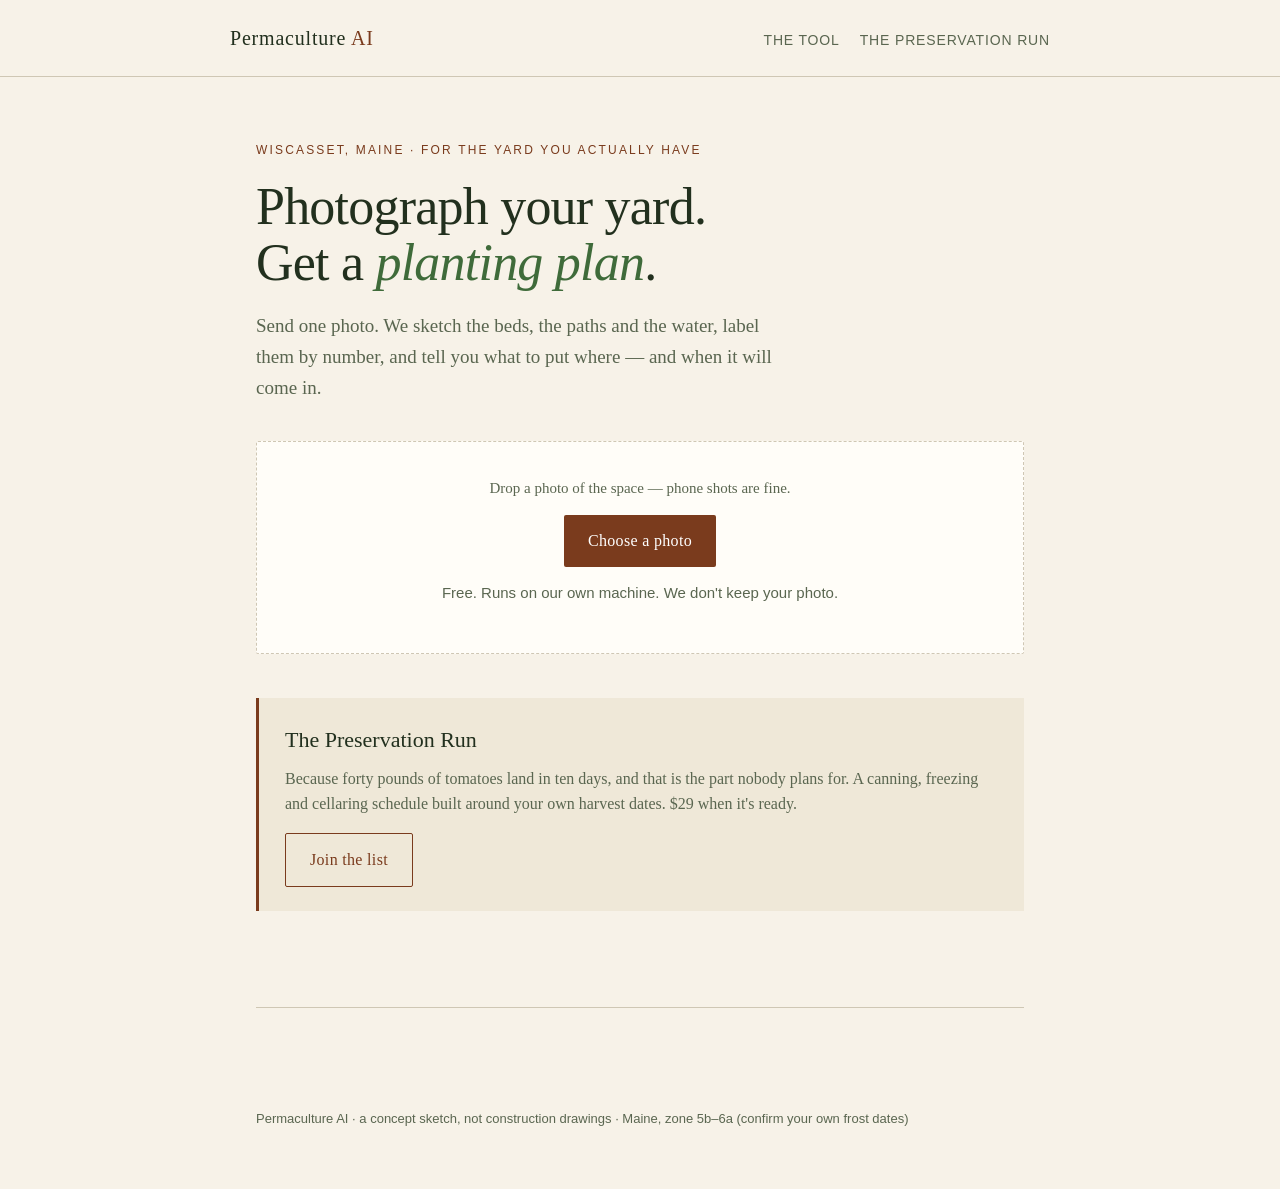
<file: sketches/001-almanac-editorial/index.html>
<!doctype html>
<html lang="en">
<head>
<meta charset="utf-8">
<meta name="viewport" content="width=device-width, initial-scale=1">
<title>Permaculture AI — Photograph your yard. Get a plan.</title>
<style>
  :root{
    --paper:#f7f2e8; --ink:#22301e; --ink-soft:#5a6650; --rule:#cfc7b4;
    --terra:#7a3b1d; --leaf:#3f6b3a; --paper-card:#fffdf8;
  }
  *{box-sizing:border-box;margin:0;padding:0}
  body{font-family:"Iowan Old Style",Palatino,"Palatino Linotype",Georgia,serif;
       background:var(--paper);color:var(--ink);line-height:1.62;
       -webkit-font-smoothing:antialiased}
  .wrap{max-width:820px;margin:0 auto;padding:0 26px}
  header{border-bottom:1px solid var(--rule)}
  .bar{display:flex;align-items:baseline;justify-content:space-between;padding:22px 0}
  .brand{font-size:20px;letter-spacing:.04em}
  .brand span{color:var(--terra)}
  nav a{color:var(--ink-soft);text-decoration:none;margin-left:20px;font-size:14px;
        letter-spacing:.06em;text-transform:uppercase;font-family:-apple-system,sans-serif}
  nav a:hover{color:var(--terra)}
  .hero{padding:64px 0 40px}
  .kicker{font-family:-apple-system,sans-serif;font-size:12px;letter-spacing:.18em;
          text-transform:uppercase;color:var(--terra);margin-bottom:18px}
  h1{font-size:52px;line-height:1.08;font-weight:400;letter-spacing:-.015em}
  h1 em{font-style:italic;color:var(--leaf)}
  .lede{margin-top:20px;font-size:19px;color:var(--ink-soft);max-width:56ch}
  .drop{margin:38px 0 10px;background:var(--paper-card);border:1px dashed var(--rule);
        border-radius:2px;padding:34px;text-align:center}
  .drop p{font-size:15px;color:var(--ink-soft);margin-bottom:14px}
  button{font:inherit;cursor:pointer}
  .btn{background:var(--terra);color:#fff;border:none;padding:13px 24px;border-radius:2px;
       font-size:16px;letter-spacing:.02em}
  .btn:hover{background:#5f2d14}
  .btn.ghost{background:transparent;color:var(--terra);border:1px solid var(--terra)}
  .note{font-family:-apple-system,sans-serif;font-size:12.5px;color:var(--ink-soft);margin-top:14px}
  hr{border:none;border-top:1px solid var(--rule);margin:56px 0}
  .hidden{display:none}
  .sample{border:1px solid var(--rule);background:var(--paper-card);padding:26px;border-radius:2px}
  .sample h3{font-weight:400;font-size:24px;margin-bottom:4px}
  .sample .sub{font-family:-apple-system,sans-serif;font-size:13px;color:var(--ink-soft);
               margin-bottom:20px}
  .overlay{height:210px;border:1px solid var(--rule);background:
    repeating-linear-gradient(135deg,#efe8d8,#efe8d8 12px,#e7dfcc 12px,#e7dfcc 24px);
    display:flex;align-items:center;justify-content:center;font-family:-apple-system,sans-serif;
    font-size:13px;color:var(--ink-soft);margin-bottom:22px}
  ol.steps{list-style:none;counter-reset:s}
  ol.steps li{counter-increment:s;padding:11px 0 11px 44px;position:relative;
              border-bottom:1px dotted var(--rule);font-size:16px}
  ol.steps li:before{content:"(" counter(s) ")";position:absolute;left:0;top:11px;
    font-family:-apple-system,sans-serif;font-size:12px;color:var(--terra);letter-spacing:.05em}
  .tag{display:inline-block;font-family:-apple-system,sans-serif;font-size:10.5px;
       letter-spacing:.12em;text-transform:uppercase;color:var(--leaf);border:1px solid var(--leaf);
       padding:1px 6px;border-radius:2px;margin-right:8px;vertical-align:1px}
  .window{margin-top:24px;border-top:2px solid var(--ink);padding-top:16px}
  .window h4{font-family:-apple-system,sans-serif;font-size:12px;letter-spacing:.14em;
             text-transform:uppercase;color:var(--ink-soft);margin-bottom:12px}
  .rows{display:flex;flex-wrap:wrap;gap:8px 26px;font-size:15px}
  .rows b{font-weight:400;color:var(--terra)}
  .offer{margin-top:44px;background:#efe8d8;border-left:3px solid var(--terra);padding:24px 26px}
  .offer h3{font-weight:400;font-size:22px;margin-bottom:8px}
  .offer p{font-size:16px;color:var(--ink-soft);margin-bottom:16px}
  footer{padding:44px 0 60px;font-family:-apple-system,sans-serif;font-size:13px;color:var(--ink-soft)}
  @media(max-width:640px){h1{font-size:36px}.hero{padding:44px 0 30px}}
</style>
</head>
<body>
<header><div class="wrap bar">
  <div class="brand">Permaculture <span>AI</span></div>
  <nav><a href="#tool">The tool</a><a href="#run">The Preservation Run</a></nav>
</div></header>

<div class="wrap">
  <section class="hero">
    <div class="kicker">Wiscasset, Maine · for the yard you actually have</div>
    <h1>Photograph your yard.<br>Get a <em>planting plan</em>.</h1>
    <p class="lede">Send one photo. We sketch the beds, the paths and the water, label them
      by number, and tell you what to put where — and when it will come in.</p>

    <div class="drop" id="tool">
      <p>Drop a photo of the space — phone shots are fine.</p>
      <button class="btn" id="go">Choose a photo</button>
      <p class="note">Free. Runs on our own machine. We don't keep your photo.</p>
    </div>

    <section id="sample" class="hidden" style="margin-top:34px">
      <div class="sample">
        <h3>Your plan — north bed, morning sun</h3>
        <div class="sub">3 beds · 11 crops · estimated from your photo</div>
        <div class="overlay">[ numbered overlay of your photo renders here ]</div>
        <ol class="steps">
          <li><span class="tag">Plant</span>'Sungold' tomato on 3 ft centers, basil between — bed 1, south edge.</li>
          <li><span class="tag">Soil</span>Sheet-mulch the north strip this fall; skip the tiller.</li>
          <li><span class="tag">Water</span>One soaker line down the middle of bed 1. Deep, twice a week.</li>
          <li><span class="tag">Build</span>Cold frame at the west end, hinged south. Reuse the storm window.</li>
          <li><span class="tag">Harvest</span>Sow Provider beans every 14 days from June 1 to keep the gap closed.</li>
        </ol>
        <div class="window">
          <h4>Your preservation window</h4>
          <div class="rows">
            <div>Beans <b>Jul 12</b></div><div>Zucchini <b>Jul 20</b></div>
            <div>Garlic <b>Jul 25</b></div><div>Tomatoes <b>Aug 1</b></div>
          </div>
        </div>
      </div>
    </section>

    <section class="offer" id="run">
      <h3>The Preservation Run</h3>
      <p>Because forty pounds of tomatoes land in ten days, and that is the part nobody plans for.
        A canning, freezing and cellaring schedule built around your own harvest dates. $29 when
        it's ready.</p>
      <button class="btn ghost" id="wait">Join the list</button>
    </section>
  </section>
  <hr>
  <footer>Permaculture AI · a concept sketch, not construction drawings · Maine, zone 5b–6a
    (confirm your own frost dates)</footer>
</div>

<script>
  document.getElementById('go').addEventListener('click', function(){
    var s = document.getElementById('sample');
    s.classList.remove('hidden');
    this.textContent = 'Choose another photo';
    s.scrollIntoView({block:'start'});
  });
  document.getElementById('wait').addEventListener('click', function(){
    this.textContent = 'On the list ✓';
  });
</script>
</body>
</html>
</file>
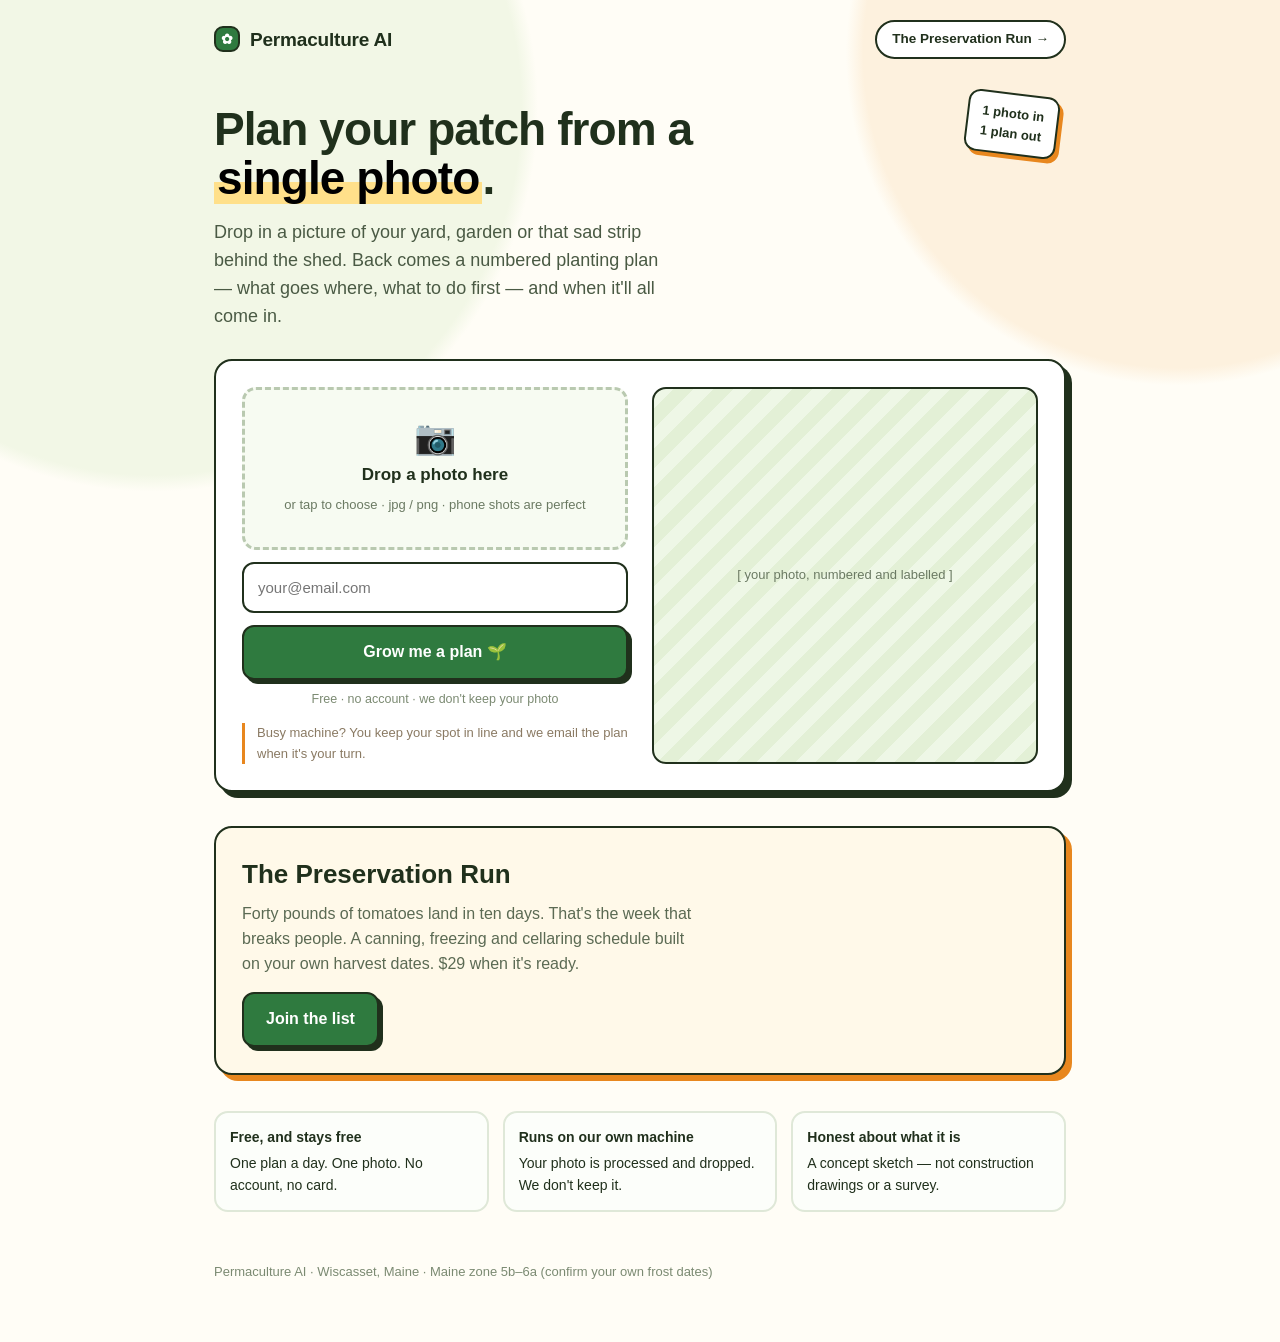
<file: sketches/001-garden-gate-playful/index.html>
<!doctype html>
<html lang="en">
<head>
<meta charset="utf-8">
<meta name="viewport" content="width=device-width, initial-scale=1">
<title>Permaculture AI — plan your patch</title>
<style>
  :root{
    --cream:#fffdf6; --ink:#20301c; --leaf:#2f7a3f; --leaf-dark:#225c2f;
    --carrot:#e8871e; --berry:#c2455e; --sky:#cfe6f2; --line:#20301c;
  }
  *{box-sizing:border-box;margin:0;padding:0}
  body{background:var(--cream);color:var(--ink);line-height:1.55;
    font-family:-apple-system,BlinkMacSystemFont,"Segoe UI",sans-serif;
    -webkit-font-smoothing:antialiased;background-image:
      radial-gradient(circle at 12% 8%, #f2f7e6 0 22%, transparent 23%),
      radial-gradient(circle at 92% 4%, #fdf1de 0 18%, transparent 19%)}
  .wrap{max-width:900px;margin:0 auto;padding:0 24px}
  header{padding:20px 0}
  .bar{display:flex;align-items:center;justify-content:space-between}
  .brand{display:flex;align-items:center;gap:10px;font-weight:800;font-size:19px;letter-spacing:-.01em}
  .brand .dot{width:26px;height:26px;border:2.5px solid var(--line);border-radius:9px;
    background:var(--leaf);display:inline-flex;align-items:center;justify-content:center;
    color:#fff;font-size:14px}
  .pill{border:2px solid var(--line);border-radius:999px;padding:7px 15px;font-size:13.5px;
        font-weight:600;background:#fff;text-decoration:none;color:var(--ink);cursor:pointer}
  .pill:hover{background:var(--sky)}
  .hero{padding:26px 0 10px;position:relative}
  h1{font-size:46px;line-height:1.07;letter-spacing:-.02em;font-weight:800;max-width:20ch}
  h1 mark{background:linear-gradient(transparent 58%, #ffe08a 58%);padding:0 3px}
  .lede{margin-top:16px;font-size:18px;color:#4a5a44;max-width:46ch}
  .tool{margin-top:28px;border:2.5px solid var(--line);border-radius:18px;background:#fff;
        box-shadow:6px 6px 0 var(--line);padding:26px;display:grid;
        grid-template-columns:1fr 1fr;gap:24px}
  .drop{border:3px dashed #b9c9b0;border-radius:14px;padding:30px 20px;text-align:center;
        background:#f7fbf2;cursor:pointer}
  .drop:hover{border-color:var(--leaf);background:#eef7e6}
  .drop .big{font-size:34px;line-height:1;margin-bottom:8px}
  .drop b{display:block;font-size:17px;margin-bottom:4px}
  .drop small{color:#6b7a63;font-size:13px}
  .fld{margin-top:12px}
  .fld input{width:100%;border:2.5px solid var(--line);border-radius:12px;padding:12px 14px;
    font:inherit;font-size:15px;background:#fff}
  .fld input:focus{outline:none;border-color:var(--leaf);box-shadow:3px 3px 0 var(--leaf)}
  .btn{background:var(--leaf);color:#fff;border:2.5px solid var(--line);border-radius:12px;
       padding:13px 22px;font:inherit;font-size:16px;font-weight:700;cursor:pointer;
       box-shadow:4px 4px 0 var(--line);width:100%;margin-top:12px}
  .btn:hover{background:var(--leaf-dark);transform:translate(1px,1px);box-shadow:3px 3px 0 var(--line)}
  .fine{font-size:12.5px;color:#7b8a72;margin-top:10px;text-align:center}
  .budget{border-left:3px solid var(--carrot);padding-left:12px;font-size:13px;color:#8a7a63;
          margin-top:14px}
  .hidden{display:none}
  .sticker{position:absolute;right:8px;top:14px;transform:rotate(7deg);background:#fff;
    border:2.5px solid var(--line);border-radius:12px;padding:9px 13px;font-weight:700;font-size:13px;
    box-shadow:4px 4px 0 var(--carrot)}
  .out{margin-top:30px;border:2.5px solid var(--line);border-radius:18px;background:#fff;
       padding:24px;box-shadow:6px 6px 0 var(--sky)}
  .out h3{font-size:24px;font-weight:800;margin-bottom:4px}
  .out .sub{color:#6b7a63;font-size:14px;margin-bottom:18px}
  .pic{height:190px;border:2.5px solid var(--line);border-radius:14px;margin-bottom:18px;
    background:repeating-linear-gradient(135deg,#eef7e6,#eef7e6 14px,#e3f0d6 14px,#e3f0d6 28px);
    display:flex;align-items:center;justify-content:center;font-size:13px;color:#6b7a63}
  .steps{display:grid;gap:10px}
  .step{display:flex;gap:12px;align-items:flex-start;border:2px solid #dfe8d8;border-radius:12px;
        padding:11px 13px;background:#fcfefa}
  .num{flex:none;width:26px;height:26px;border-radius:50%;background:var(--carrot);color:#fff;
       border:2px solid var(--line);font-weight:800;font-size:13px;display:flex;
       align-items:center;justify-content:center}
  .step .tx{font-size:15px}
  .step .tx em{display:block;font-style:normal;font-size:12.5px;color:#7b8a72;margin-top:2px}
  .win{margin-top:22px;border:2.5px dashed var(--berry);border-radius:16px;padding:18px;background:#fff6f8}
  .win h4{font-size:15px;font-weight:800;color:var(--berry);margin-bottom:12px;
          text-transform:uppercase;letter-spacing:.06em;font-size:12.5px}
  .chips{display:flex;gap:9px;flex-wrap:wrap}
  .chip{border:2px solid var(--line);border-radius:999px;padding:7px 13px;font-size:14px;background:#fff}
  .chip b{color:var(--berry)}
  .offer{margin-top:34px;border:2.5px solid var(--line);border-radius:18px;padding:26px;
         background:#fff9e9;box-shadow:6px 6px 0 var(--carrot)}
  .offer h3{font-size:26px;font-weight:800;margin-bottom:8px}
  .offer p{font-size:16px;color:#5b6a53;max-width:52ch}
  .offer .btn{width:auto;margin-top:16px}
  .pick{margin-top:36px;display:grid;grid-template-columns:repeat(3,1fr);gap:14px}
  .pick div{border:2px solid #dfe8d8;border-radius:14px;padding:14px;background:#fcfefa;
            font-size:14px}
  .pick b{display:block;margin-bottom:4px}
  footer{padding:40px 0 60px;color:#7b8a72;font-size:13px}
  @media(max-width:780px){.tool{grid-template-columns:1fr}h1{font-size:34px}
    .sticker{display:none}.pick{grid-template-columns:1fr}}
</style>
</head>
<body>
<header><div class="wrap bar">
  <div class="brand"><span class="dot">✿</span> Permaculture AI</div>
  <div class="pill" id="nav">The Preservation Run →</div>
</div></header>

<div class="wrap">
  <section class="hero">
    <div class="sticker">1 photo in<br>1 plan out</div>
    <h1>Plan your patch from a <mark>single photo</mark>.</h1>
    <p class="lede">Drop in a picture of your yard, garden or that sad strip behind the shed.
      Back comes a numbered planting plan — what goes where, what to do first — and when it'll
      all come in.</p>

    <div class="tool" id="tool">
      <div>
        <div class="drop" id="drop">
          <div class="big">📷</div>
          <b>Drop a photo here</b>
          <small>or tap to choose · jpg / png · phone shots are perfect</small>
        </div>
        <div class="fld"><input id="em" placeholder="your@email.com"></div>
        <button class="btn" id="go">Grow me a plan 🌱</button>
        <div class="fine">Free · no account · we don't keep your photo</div>
        <div class="budget">Busy machine? You keep your spot in line and we email the plan when
          it's your turn.</div>
      </div>
      <div>
        <div class="pic" style="height:100%;min-height:200px">[ your photo, numbered and labelled ]</div>
      </div>
    </div>

    <div class="out hidden" id="out">
      <h3>Your patch — north bed, morning sun</h3>
      <div class="sub">3 beds · 11 crops · built from your photo</div>
      <div class="pic">[ overlay with (1) (2) (3) … on your own photo ]</div>
      <div class="steps">
        <div class="step"><div class="num">1</div><div class="tx">Plant 'Sungold' tomato on 3 ft centers,
          basil between.<em>plant · bed 1, south edge</em></div></div>
        <div class="step"><div class="num">2</div><div class="tx">Sheet-mulch the north strip this fall.
          Skip the tiller.<em>soil</em></div></div>
        <div class="step"><div class="num">3</div><div class="tx">One soaker line down the middle of bed 1.
          Deep, twice a week.<em>water</em></div></div>
        <div class="step"><div class="num">4</div><div class="tx">Cold frame at the west end, hinged
          south.<em>build</em></div></div>
        <div class="step"><div class="num">5</div><div class="tx">Sow beans every 14 days from June 1
          to keep the gap closed.<em>harvest</em></div></div>
      </div>
      <div class="win">
        <h4>Your preservation window</h4>
        <div class="chips">
          <div class="chip">beans <b>Jul 12</b></div>
          <div class="chip">zucchini <b>Jul 20</b></div>
          <div class="chip">garlic <b>Jul 25</b></div>
          <div class="chip">tomatoes <b>Aug 1</b></div>
        </div>
      </div>
    </div>

    <div class="offer" id="run">
      <h3>The Preservation Run</h3>
      <p>Forty pounds of tomatoes land in ten days. That's the week that breaks people. A canning,
        freezing and cellaring schedule built on your own harvest dates. $29 when it's ready.</p>
      <button class="btn" id="wait">Join the list</button>
    </div>

    <div class="pick">
      <div><b>Free, and stays free</b>One plan a day. One photo. No account, no card.</div>
      <div><b>Runs on our own machine</b>Your photo is processed and dropped. We don't keep it.</div>
      <div><b>Honest about what it is</b>A concept sketch — not construction drawings or a survey.</div>
    </div>
  </section>
  <footer>Permaculture AI · Wiscasset, Maine · Maine zone 5b–6a (confirm your own frost dates)</footer>
</div>

<script>
  document.getElementById('go').addEventListener('click', function(){
    var o = document.getElementById('out');
    o.classList.remove('hidden');
    this.textContent = 'Plan delivered ✓';
    o.scrollIntoView({block:'start'});
  });
  document.getElementById('drop').addEventListener('click', function(){
    this.querySelector('b').textContent = 'garden-north-bed.jpg ✓';
  });
  document.getElementById('wait').addEventListener('click', function(){
    this.textContent = 'On the list ✓';
  });
</script>
</body>
</html>
</file>
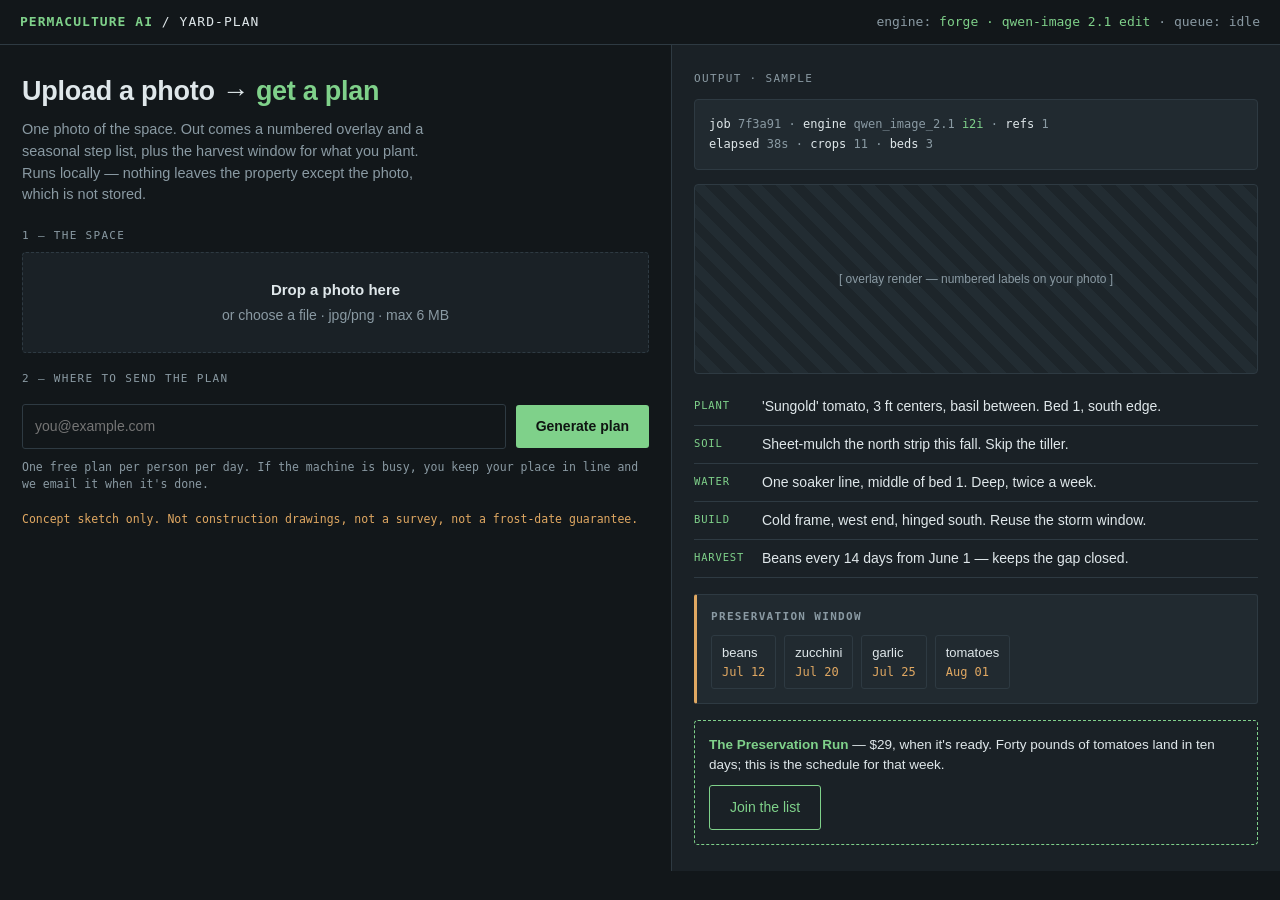
<file: sketches/001-workbench-tool-first/index.html>
<!doctype html>
<html lang="en">
<head>
<meta charset="utf-8">
<meta name="viewport" content="width=device-width, initial-scale=1">
<title>Permaculture AI — yard plan generator</title>
<style>
  :root{
    --bg:#12171a; --panel:#1a2126; --panel2:#212a30; --line:#2e3a42;
    --fg:#dfe7ea; --dim:#8a9aa3; --accent:#7fd18a; --warn:#e0a862;
  }
  *{box-sizing:border-box;margin:0;padding:0}
  body{background:var(--bg);color:var(--fg);line-height:1.5;
       font-family:-apple-system,BlinkMacSystemFont,"Segoe UI",sans-serif;
       -webkit-font-smoothing:antialiased}
  .mono{font-family:ui-monospace,SFMono-Regular,Menlo,monospace}
  .top{display:flex;justify-content:space-between;align-items:center;
       border-bottom:1px solid var(--line);padding:12px 20px;font-size:13px}
  .top .brand{letter-spacing:.08em;text-transform:uppercase}
  .top .brand b{color:var(--accent)}
  .top .status{color:var(--dim)}
  .top .status i{color:var(--accent);font-style:normal}
  .grid{display:grid;grid-template-columns:1.05fr .95fr;gap:0;min-height:calc(100vh - 98px)}
  .left{padding:26px 22px;border-right:1px solid var(--line)}
  .right{padding:26px 22px;background:var(--panel)}
  h1{font-size:27px;font-weight:600;letter-spacing:-.01em;margin-bottom:8px}
  h1 span{color:var(--accent)}
  .sub{color:var(--dim);font-size:14.5px;max-width:52ch;margin-bottom:22px}
  label.field{display:block;font-family:ui-monospace,monospace;font-size:11px;
              letter-spacing:.12em;text-transform:uppercase;color:var(--dim);margin:18px 0 7px}
  .inbox{border:1px dashed var(--line);background:var(--panel);border-radius:4px;
         padding:26px;text-align:center;font-size:14px;color:var(--dim)}
  .inbox strong{display:block;color:var(--fg);font-size:15px;margin-bottom:4px}
  .row{display:flex;gap:10px;align-items:center;margin-top:16px}
  input[type=text]{flex:1;background:var(--bg);border:1px solid var(--line);color:var(--fg);
    padding:11px 12px;border-radius:3px;font:inherit;font-size:14px}
  input[type=text]:focus{outline:none;border-color:var(--accent)}
  button{font:inherit;cursor:pointer}

  .btn{background:var(--accent);color:#0f1512;border:none;padding:11px 20px;border-radius:3px;
       font-weight:600;font-size:14px}
  .btn:hover{filter:brightness(1.08)}
  .btn.alt{background:transparent;color:var(--accent);border:1px solid var(--accent);font-weight:500}
  .hint{font-family:ui-monospace,monospace;font-size:11.5px;color:var(--dim);margin-top:10px}
  .hint.warn{color:var(--warn)}

  .queue{margin-top:20px;border:1px solid var(--line);border-radius:4px;overflow:hidden}
  .queue .qh{padding:9px 12px;background:var(--panel2);font-family:ui-monospace,monospace;
             font-size:11px;letter-spacing:.1em;text-transform:uppercase;color:var(--dim);
             display:flex;justify-content:space-between}
  .queue .qb{padding:14px 12px;font-size:14px}
  .bar{height:5px;background:var(--panel2);border-radius:3px;margin-top:12px;overflow:hidden}
  .bar i{display:block;height:100%;width:0;background:var(--accent)}
  .bar i.go{width:72%}
  .hidden{display:none}
  .pad{padding:14px;border:1px solid var(--line);border-radius:4px;background:var(--panel2);
       font-family:ui-monospace,monospace;font-size:12px;color:var(--dim);line-height:1.7}
  .pad b{color:var(--accent);font-weight:400}
  .pad .k{color:var(--fg)}
  .shot{height:190px;margin:14px 0;border:1px solid var(--line);border-radius:4px;
    background:repeating-linear-gradient(45deg,#1d252a,#1d252a 10px,#222c32 10px,#222c32 20px);
    display:flex;align-items:center;justify-content:center;color:var(--dim);font-size:12px}
  ul.plan{list-style:none;margin-top:8px}
  ul.plan li{padding:8px 0;border-bottom:1px solid var(--line);font-size:14px;display:flex;gap:10px}
  ul.plan li span{font-family:ui-monospace,monospace;font-size:10.5px;color:var(--accent);
                  min-width:58px;text-transform:uppercase;letter-spacing:.08em;padding-top:2px}
  .win{margin-top:16px;padding:14px;border:1px solid var(--line);border-left:3px solid var(--warn);
       border-radius:3px;background:var(--panel2)}
  .win h4{font-family:ui-monospace,monospace;font-size:11px;letter-spacing:.12em;
          text-transform:uppercase;color:var(--dim);margin-bottom:10px}
  .win .cells{display:flex;gap:8px;flex-wrap:wrap}
  .cell{border:1px solid var(--line);border-radius:3px;padding:7px 10px;font-size:13px}
  .cell b{color:var(--warn);font-weight:500;display:block;font-family:ui-monospace,monospace;font-size:12px}
  .cta{margin-top:16px;padding:14px;border:1px dashed var(--accent);border-radius:4px;font-size:13.5px}
  .cta strong{color:var(--accent)}
  .cta button{margin-top:10px}
  @media(max-width:900px){.grid{grid-template-columns:1fr}.left{border-right:none;
    border-bottom:1px solid var(--line)}}
</style>
</head>
<body>
<div class="top mono">
  <div class="brand"><b>Permaculture AI</b> / yard-plan</div>
  <div class="status">engine: <i>forge · qwen-image 2.1 edit</i> · queue: idle</div>
</div>

<div class="grid">
  <div class="left">
    <h1>Upload a photo → <span>get a plan</span></h1>
    <p class="sub">One photo of the space. Out comes a numbered overlay and a seasonal step list,
      plus the harvest window for what you plant. Runs locally — nothing leaves the property except
      the photo, which is not stored.</p>

    <label class="field" for="f">1 — the space</label>
    <div class="inbox" id="drop">
      <strong>Drop a photo here</strong>
      or choose a file · jpg/png · max 6 MB
    </div>

    <label class="field" for="em">2 — where to send the plan</label>
    <div class="row">
      <input type="text" id="em" placeholder="you@example.com" value="">
      <button class="btn" id="go">Generate plan</button>
    </div>
    <p class="hint">One free plan per person per day. If the machine is busy, you keep your place
      in line and we email it when it's done.</p>

    <div class="queue hidden" id="q">
      <div class="qh"><span>job queue</span><span id="qs">waiting…</span></div>
      <div class="qb">
        <div>Position <b>2</b> of 3 · est. wait <b>~4 min</b></div>
        <div class="bar"><i id="pb"></i></div>
        <div class="hint">Dry run — no GPU was harmed. Sample output on the right.</div>
      </div>
    </div>

    <p class="hint warn" style="margin-top:18px">Concept sketch only. Not construction drawings,
      not a survey, not a frost-date guarantee.</p>
  </div>

  <div class="right">
    <div class="mono" style="font-size:11px;letter-spacing:.12em;text-transform:uppercase;
         color:var(--dim);margin-bottom:12px">output · sample</div>

    <div class="pad">
      <div><span class="k">job</span> 7f3a91 · <span class="k">engine</span> qwen_image_2.1 <b>i2i</b>
        · <span class="k">refs</span> 1</div>
      <div><span class="k">elapsed</span> 38s · <span class="k">crops</span> 11 · <span class="k">beds</span> 3</div>
    </div>

    <div class="shot">[ overlay render — numbered labels on your photo ]</div>

    <ul class="plan">
      <li><span>Plant</span>'Sungold' tomato, 3 ft centers, basil between. Bed 1, south edge.</li>
      <li><span>Soil</span>Sheet-mulch the north strip this fall. Skip the tiller.</li>
      <li><span>Water</span>One soaker line, middle of bed 1. Deep, twice a week.</li>
      <li><span>Build</span>Cold frame, west end, hinged south. Reuse the storm window.</li>
      <li><span>Harvest</span>Beans every 14 days from June 1 — keeps the gap closed.</li>
    </ul>

    <div class="win">
      <h4>preservation window</h4>
      <div class="cells">
        <div class="cell">beans<b>Jul 12</b></div>
        <div class="cell">zucchini<b>Jul 20</b></div>
        <div class="cell">garlic<b>Jul 25</b></div>
        <div class="cell">tomatoes<b>Aug 01</b></div>
      </div>
    </div>

    <div class="cta">
      <strong>The Preservation Run</strong> — $29, when it's ready. Forty pounds of tomatoes land in
      ten days; this is the schedule for that week.
      <div><button class="btn alt" id="wait">Join the list</button></div>
    </div>
  </div>
</div>

<script>
  var go = document.getElementById('go');
  go.addEventListener('click', function(){
    var q = document.getElementById('q');
    q.classList.remove('hidden');
    document.getElementById('qs').textContent = 'running';
    document.getElementById('pb').classList.add('go');
    go.textContent = 'Queued ✓';
  });
  document.getElementById('wait').addEventListener('click', function(){
    this.textContent = 'On the list ✓';
  });
</script>
</body>
</html>
</file>
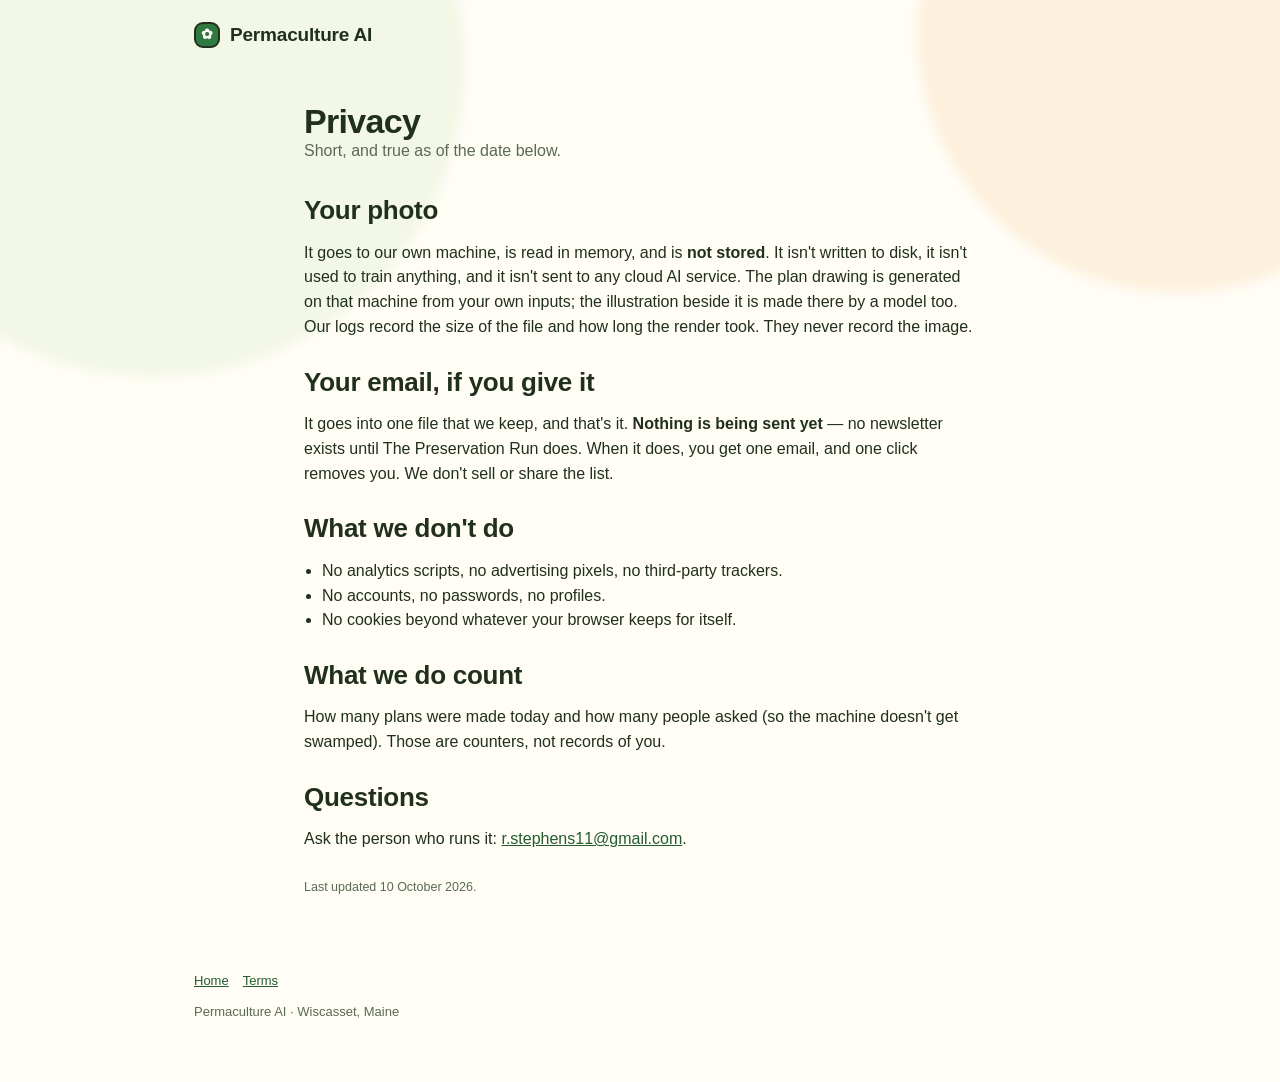
<file: privacy.html>
<!doctype html>
<html lang="en">
<head>
<meta charset="utf-8">
<meta name="viewport" content="width=device-width, initial-scale=1">
<title>Privacy — Permaculture AI</title>
<link rel="icon" href="assets/img/favicon.svg">
<link rel="stylesheet" href="assets/css/site.css">
</head>
<body>
<header class="site"><div class="wrap bar">
  <a class="brand" href="index.html"><span class="dot">✿</span> Permaculture AI</a>
</div></header>

<main>
<section class="section"><div class="wrap narrow">
  <h1 style="font-size:clamp(26px,3.6vw,34px)">Privacy</h1>
  <p class="muted">Short, and true as of the date below.</p>

  <h2 style="margin-top:26px">Your photo</h2>
  <p>It goes to our own machine, is read in memory, and is <strong>not stored</strong>. It isn't written
    to disk, it isn't used to train anything, and it isn't sent to any cloud AI service. The plan drawing
    is generated on that machine from your own inputs; the illustration beside it is made there by a model
    too. Our logs record the size of the file and how long the render
    took. They never record the image.</p>

  <h2 style="margin-top:22px">Your email, if you give it</h2>
  <p>It goes into one file that we keep, and that's it. <strong>Nothing is being sent yet</strong> — no
    newsletter exists until The Preservation Run does. When it does, you get one email, and one click
    removes you. We don't sell or share the list.</p>

  <h2 style="margin-top:22px">What we don't do</h2>
  <ul style="margin-left:18px">
    <li>No analytics scripts, no advertising pixels, no third-party trackers.</li>
    <li>No accounts, no passwords, no profiles.</li>
    <li>No cookies beyond whatever your browser keeps for itself.</li>
  </ul>

  <h2 style="margin-top:22px">What we do count</h2>
  <p>How many plans were made today and how many people asked (so the machine doesn't get swamped). Those
    are counters, not records of you.</p>

  <h2 style="margin-top:22px">Questions</h2>
  <p>Ask the person who runs it: <a href="mailto:r.stephens11@gmail.com">r.stephens11@gmail.com</a>.</p>

  <p class="fine" style="margin-top:26px">Last updated 10 October 2026.</p>
</div></section>
</main>

<footer class="site"><div class="wrap">
  <div class="finelinks"><a href="index.html">Home</a><a href="terms.html">Terms</a></div>
  <p>Permaculture AI · Wiscasset, Maine</p>
</div></footer>
</body>
</html>
</file>
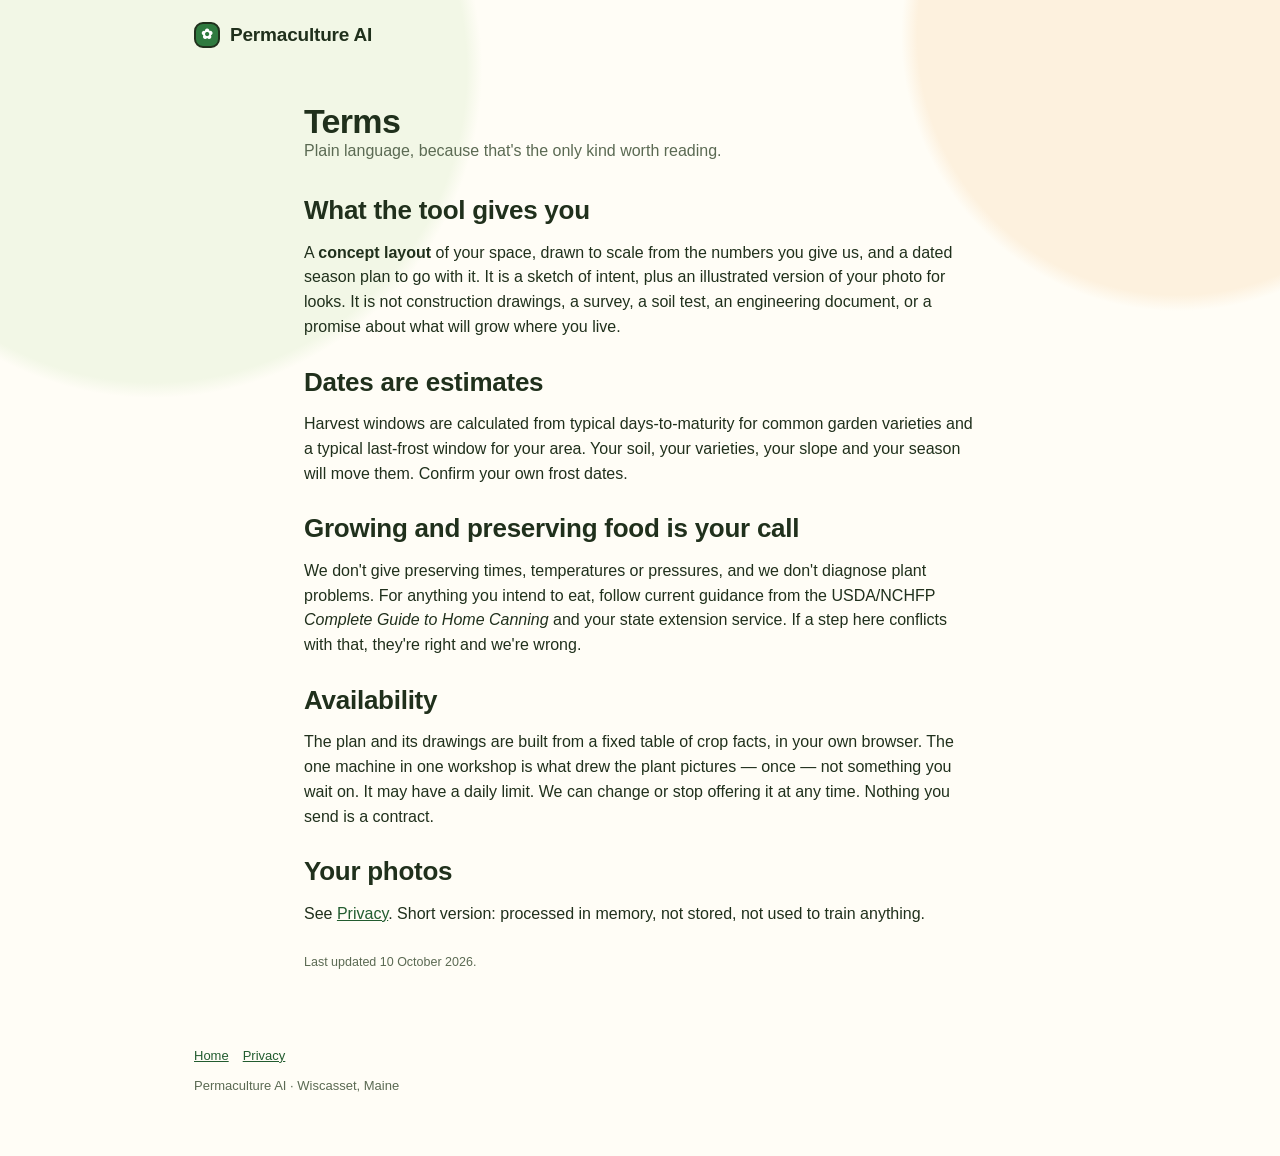
<file: terms.html>
<!doctype html>
<html lang="en">
<head>
<meta charset="utf-8">
<meta name="viewport" content="width=device-width, initial-scale=1">
<title>Terms — Permaculture AI</title>
<link rel="icon" href="assets/img/favicon.svg">
<link rel="stylesheet" href="assets/css/site.css">
</head>
<body>
<header class="site"><div class="wrap bar">
  <a class="brand" href="index.html"><span class="dot">✿</span> Permaculture AI</a>
</div></header>

<main>
<section class="section"><div class="wrap narrow">
  <h1 style="font-size:clamp(26px,3.6vw,34px)">Terms</h1>
  <p class="muted">Plain language, because that's the only kind worth reading.</p>

  <h2 style="margin-top:26px">What the tool gives you</h2>
  <p>A <strong>concept layout</strong> of your space, drawn to scale from the numbers you give us, and a
    dated season plan to go with it. It is a sketch of intent, plus an illustrated version of your photo
    for looks. It is not construction drawings, a survey, a soil test, an engineering document, or a
    promise about what will grow where you live.</p>

  <h2 style="margin-top:22px">Dates are estimates</h2>
  <p>Harvest windows are calculated from typical days-to-maturity for common garden varieties and a
    typical last-frost window for your area. Your soil, your varieties, your slope and your season will
    move them. Confirm your own frost dates.</p>

  <h2 style="margin-top:22px">Growing and preserving food is your call</h2>
  <p>We don't give preserving times, temperatures or pressures, and we don't diagnose plant problems.
    For anything you intend to eat, follow current guidance from the USDA/NCHFP <em>Complete Guide to
    Home Canning</em> and your state extension service. If a step here conflicts with that, they're
    right and we're wrong.</p>

  <h2 style="margin-top:22px">Availability</h2>
  <p>The plan and its drawings are built from a fixed table of crop facts, in your own browser. The one
    machine in one workshop is what drew the plant pictures — once — not something you wait on. It may have a
    daily limit. We can change or stop offering it at any time. Nothing you send is a contract.</p>

  <h2 style="margin-top:22px">Your photos</h2>
  <p>See <a href="privacy.html">Privacy</a>. Short version: processed in memory, not stored, not used to
    train anything.</p>

  <p class="fine" style="margin-top:26px">Last updated 10 October 2026.</p>
</div></section>
</main>

<footer class="site"><div class="wrap">
  <div class="finelinks"><a href="index.html">Home</a><a href="privacy.html">Privacy</a></div>
  <p>Permaculture AI · Wiscasset, Maine</p>
</div></footer>
</body>
</html>
</file>
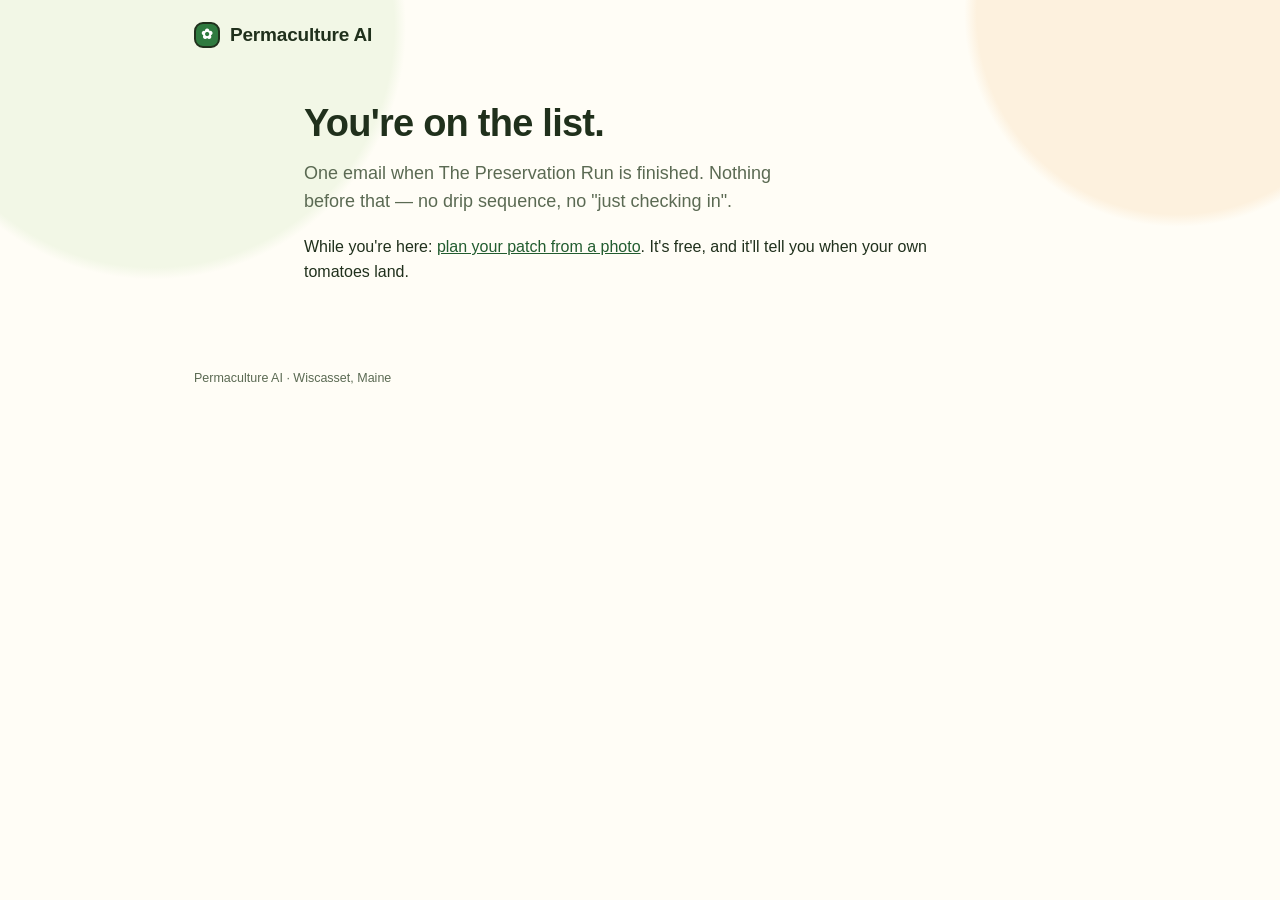
<file: thanks.html>
<!doctype html>
<html lang="en">
<head>
<meta charset="utf-8">
<meta name="viewport" content="width=device-width, initial-scale=1">
<title>You're on the list — Permaculture AI</title>
<link rel="icon" href="assets/img/favicon.svg">
<link rel="stylesheet" href="assets/css/site.css">
</head>
<body>
<header class="site"><div class="wrap bar">
  <a class="brand" href="index.html"><span class="dot">✿</span> Permaculture AI</a>
</div></header>

<main>
<section class="section"><div class="wrap narrow">
  <h1 style="font-size:clamp(28px,4vw,38px)">You're on the list.</h1>
  <p class="lede">One email when The Preservation Run is finished. Nothing before that — no drip
    sequence, no "just checking in".</p>
  <p style="margin-top:20px">While you're here: <a href="plan.html">plan your patch from a photo</a>.
    It's free, and it'll tell you when your own tomatoes land.</p>
</div></section>
</main>

<footer class="site"><div class="wrap">
  <p class="fine">Permaculture AI · Wiscasset, Maine</p>
</div></footer>
</body>
</html>
</file>
<file: assets/css/site.css>
/* assets/css/site.css — Permaculture AI
   Design direction 001-garden-gate-playful: cream paper, leaf green, carrot orange, chunky 2px
   borders with a hard offset shadow. Reads like a garden shop sign, not a SaaS landing page.
   House rule: the machine-facing parts (queue, engine, job) are the only monospace on the site. */

:root {
  --cream: #fffdf6;
  --ink: #20301c;
  --ink-soft: #5b6a53;
  --leaf: #2f7a3f;
  --leaf-dark: #225c2f;
  --carrot: #e8871e;
  --berry: #c2455e;
  --sky: #cfe6f2;
  --rule: #dfe8d8;
  --radius: 16px;
  --shadow: 6px 6px 0 var(--ink);
  --shadow-sm: 4px 4px 0 var(--ink);
  --font-body: -apple-system, BlinkMacSystemFont, "Segoe UI", Roboto, "Helvetica Neue", Arial, sans-serif;
  --font-mono: ui-monospace, SFMono-Regular, Menlo, Consolas, monospace;
}

* { box-sizing: border-box; margin: 0; padding: 0; }

body {
  background: var(--cream);
  color: var(--ink);
  font-family: var(--font-body);
  line-height: 1.55;
  -webkit-font-smoothing: antialiased;
  background-image:
    radial-gradient(circle at 12% 6%, #f2f7e6 0 20%, transparent 21%),
    radial-gradient(circle at 92% 3%, #fdf1de 0 16%, transparent 17%);
  background-repeat: no-repeat;
}

a { color: var(--leaf-dark); }

.wrap { max-width: 940px; margin: 0 auto; padding: 0 24px; }
.wrap.narrow { max-width: 720px; }

/* ---------- header ---------- */
header.site { padding: 20px 0; }
.bar { display: flex; align-items: center; justify-content: space-between; gap: 12px; }
.brand { display: flex; align-items: center; gap: 10px; font-weight: 800; font-size: 19px;
         letter-spacing: -.01em; text-decoration: none; color: var(--ink); }
.brand .dot { width: 26px; height: 26px; border: 2.5px solid var(--ink); border-radius: 9px;
              background: var(--leaf); color: #fff; display: inline-flex; align-items: center;
              justify-content: center; font-size: 14px; flex: none; }
.bar nav { display: flex; gap: 10px; align-items: center; }
.pill { border: 2px solid var(--ink); border-radius: 999px; padding: 7px 15px; font-size: 13.5px;
        font-weight: 600; background: #fff; text-decoration: none; color: var(--ink); cursor: pointer; }
.pill:hover { background: var(--sky); }
.pill.quiet { background: transparent; border-color: transparent; }
.pill.quiet:hover { background: #fff; border-color: var(--ink); }

/* ---------- type ---------- */
h1 { font-size: clamp(32px, 5.2vw, 48px); line-height: 1.06; letter-spacing: -.02em; font-weight: 800;
     max-width: 22ch; }
h2 { font-size: 26px; font-weight: 800; letter-spacing: -.01em; margin-bottom: 10px; }
h3 { font-size: 20px; font-weight: 800; margin-bottom: 8px; }
h1 mark, h2 mark { background: linear-gradient(transparent 58%, #ffe08a 58%); padding: 0 3px; }
.lede { margin-top: 16px; font-size: 18px; color: var(--ink-soft); max-width: 52ch; }
.kicker { font-family: var(--font-mono); font-size: 11.5px; letter-spacing: .12em; text-transform: uppercase;
          color: var(--ink-soft); margin-bottom: 10px; }
p + p { margin-top: 12px; }
.muted { color: var(--ink-soft); }

/* ---------- buttons ---------- */
.btn { display: inline-block; background: var(--leaf); color: #fff; border: 2.5px solid var(--ink);
       border-radius: 12px; padding: 13px 22px; font: inherit; font-size: 16px; font-weight: 700;
       cursor: pointer; box-shadow: var(--shadow-sm); text-decoration: none; text-align: center; }
.btn:hover { background: var(--leaf-dark); transform: translate(1px, 1px); box-shadow: 3px 3px 0 var(--ink); }
.btn:disabled { background: #b9c9b0; cursor: not-allowed; transform: none; box-shadow: var(--shadow-sm); }
.btn.carrot { background: var(--carrot); }
.btn.carrot:hover { background: #cf7413; }
.btn.wide { display: block; width: 100%; }
.btn.small { font-size: 14px; padding: 9px 16px; }

input[type=text], input[type=email], select {
  width: 100%; border: 2.5px solid var(--ink); border-radius: 12px; padding: 12px 14px;
  font: inherit; font-size: 15px; background: #fff; color: var(--ink);
}
input:focus, select:focus, .btn:focus-visible, .pill:focus-visible {
  outline: 3px solid var(--sky); outline-offset: 2px;
}
label.fld { display: block; margin-top: 12px; }
label.fld span { display: block; font-family: var(--font-mono); font-size: 11px; letter-spacing: .1em;
                 text-transform: uppercase; color: var(--ink-soft); margin-bottom: 6px; }
.fine { font-size: 12.5px; color: var(--ink-soft); margin-top: 10px; }
.hidden { display: none !important; }

/* ---------- cards ---------- */
.card { border: 2.5px solid var(--ink); border-radius: var(--radius); background: #fff; padding: 24px;
        box-shadow: var(--shadow); }
.card.flat { box-shadow: none; }
.card.sky { background: #f4fbff; box-shadow: var(--shadow-sm); }
.card.warm { background: #fff9e9; box-shadow: 6px 6px 0 var(--carrot); }
.section { padding: 34px 0; }
.grid2 { display: grid; grid-template-columns: 1fr 1fr; gap: 24px; align-items: start; }
.grid3 { display: grid; grid-template-columns: repeat(3, 1fr); gap: 14px; }
.tile { border: 2px solid var(--rule); border-radius: 14px; padding: 15px; background: #fcfefa; font-size: 14px; }
.tile b { display: block; margin-bottom: 4px; font-size: 15px; }

/* ---------- the tool ---------- */
.thumbs { display: flex; gap: 10px; flex-wrap: wrap; margin-top: 12px; }
.thumb { position: relative; margin: 0; }
.thumb img { width: 92px; height: 92px; object-fit: cover; border: 2.5px solid var(--ink);
             border-radius: 12px; display: block; }
.thumb button { position: absolute; top: -8px; right: -8px; width: 26px; height: 26px; border-radius: 50%;
                border: 2px solid var(--ink); background: var(--carrot); color: #fff; font-size: 15px;
                font-weight: 800; line-height: 1; cursor: pointer; padding: 0; }

.gatebox { border: 2.5px solid var(--ink); border-radius: var(--radius); background: #fff9e9;
           padding: 18px; margin-top: 16px; box-shadow: var(--shadow-sm); }

.frostline { border-left: 3px solid var(--leaf); padding-left: 12px; margin: 0 0 16px;
             font-size: 15px; }
.frostline b { color: var(--leaf-dark); }

.actions { display: flex; gap: 10px; flex-wrap: wrap; margin: 14px 0 6px; }

.bedlist { margin-top: 22px; }
.bedlist h4 { font-family: var(--font-mono); font-size: 12px; letter-spacing: .1em;
              text-transform: uppercase; color: var(--ink-soft); margin-bottom: 10px; }
.bedrow { display: flex; align-items: baseline; gap: 10px; padding: 9px 0; border-bottom: 2px dotted var(--rule); }
.bcount { flex: none; min-width: 96px; font-weight: 800; color: var(--carrot); }
.bname { flex: none; min-width: 150px; font-weight: 600; }
.bnote { font-size: 13px; color: var(--ink-soft); }

.bedgroup { margin: 14px 0 4px; }
.bedhead { font-family: var(--font-mono); font-size: 11.5px; text-transform: uppercase; letter-spacing: .1em;
           color: var(--leaf-dark); border-bottom: 2px solid var(--ink); padding-bottom: 4px; margin-bottom: 4px; }

.notes { margin-left: 18px; font-size: 14.5px; }
.notes li { margin-bottom: 6px; }

/* the two drawings, stacked: the illustration first, then the plan, full width so it stays readable */
.drawings { display: grid; grid-template-columns: 1fr; gap: 30px; margin: 16px 0 20px; }
.drawing { margin: 0; }
.drawing .shot { margin-bottom: 0; }
.drawing .shot canvas { display: block; width: 100%; height: auto; }
.mixrow { display: flex; align-items: center; gap: 10px; margin: 10px 0 8px; }
.mixrow input[type="range"] { flex: 1; accent-color: var(--leaf); }
.drawing figcaption { margin-top: 8px; }
.tagline { font-size: 17px; font-weight: 600; margin: 4px 0 16px; }

/* the layout drawing — ours, to scale */
.diagram { border: 2.5px solid var(--ink); border-radius: 10px; overflow: hidden; background: #fffdf6; }
.diagram svg { display: block; max-width: 100%; height: auto; }
.sketch { margin-top: 22px; border-top: 2px dotted var(--rule); padding-top: 12px; }
.sketch summary { cursor: pointer; font-weight: 700; }
.sketch .shot { margin-top: 12px; }

/* the plan itself: phases */
.phase { border-top: 2.5px solid var(--ink); padding: 18px 0 6px; margin-top: 8px; }
.phasehead { display: flex; align-items: baseline; gap: 10px; flex-wrap: wrap; }
.pn { flex: none; width: 26px; height: 26px; border-radius: 50%; background: var(--leaf); color: #fff;
      border: 2px solid var(--ink); font-weight: 800; font-size: 13px; display: inline-flex;
      align-items: center; justify-content: center; }
.ptitle { font-weight: 800; font-size: 19px; }
.pwhen { font-family: var(--font-mono); font-size: 11.5px; color: var(--ink-soft);
         text-transform: uppercase; letter-spacing: .08em; margin-left: auto; }
.pwhy { color: var(--ink-soft); font-size: 14.5px; margin: 6px 0 10px; }
.pstep { padding: 9px 0 9px 2px; border-bottom: 2px dotted var(--rule); font-size: 15.5px; line-height: 1.5; }
.pstep:last-child { border-bottom: none; }
.grade { display: inline-block; font-family: var(--font-mono); font-size: 10px; letter-spacing: .1em;
         text-transform: uppercase; border: 2px solid var(--leaf); color: var(--leaf-dark);
         border-radius: 999px; padding: 1px 8px; margin-right: 8px; vertical-align: 2px; background: #f2f7e6; }
.sub { margin: 8px 0 2px 20px; font-size: 14.5px; color: var(--ink-soft); }
.sub li { margin-bottom: 4px; }

.drop { border: 3px dashed #b9c9b0; border-radius: 14px; padding: 30px 20px; text-align: center;
        background: #f7fbf2; cursor: pointer; display: block; }
.drop:hover, .drop.hot { border-color: var(--leaf); background: #eef7e6; }
.drop .big { font-size: 34px; line-height: 1; margin-bottom: 8px; }
.drop b { display: block; font-size: 17px; margin-bottom: 4px; }
.drop small { color: var(--ink-soft); font-size: 13px; }
.preview { width: 100%; border: 2.5px solid var(--ink); border-radius: 14px; display: block; }
.budget { border-left: 3px solid var(--carrot); padding-left: 12px; font-size: 13px;
          color: #8a7a63; margin-top: 14px; }
.status { font-family: var(--font-mono); font-size: 12px; color: var(--ink-soft); margin-top: 10px; }
.status.err { color: var(--berry); }

.progress { height: 8px; border: 2px solid var(--ink); border-radius: 999px; background: #fff;
            overflow: hidden; margin-top: 12px; }
.progress i { display: block; height: 100%; width: 0; background: var(--leaf); transition: width .4s; }
.queuebox { border: 2px solid var(--ink); border-radius: 14px; padding: 14px; background: #f7fbf2; margin-top: 16px; }
.queuebox .row { display: flex; justify-content: space-between; font-family: var(--font-mono);
                 font-size: 12px; color: var(--ink-soft); }
.queuebox .pos { font-size: 17px; font-weight: 800; margin: 6px 0 2px; }
.queuebox.closed { background: #fff6f8; border-color: var(--berry); }

.result .shot { border: 2.5px solid var(--ink); border-radius: 14px; overflow: hidden; background: #eef7e6; }
.result .shot img { display: block; width: 100%; }
.steps { display: grid; gap: 10px; margin-top: 18px; }
.step { display: flex; gap: 12px; align-items: flex-start; border: 2px solid var(--rule);
        border-radius: 12px; padding: 11px 13px; background: #fcfefa; }
.num { flex: none; width: 26px; height: 26px; border-radius: 50%; background: var(--carrot); color: #fff;
       border: 2px solid var(--ink); font-weight: 800; font-size: 13px; display: flex;
       align-items: center; justify-content: center; }
.step .tx { font-size: 15px; }
.step .tx em { display: block; font-style: normal; font-size: 12.5px; color: var(--ink-soft); margin-top: 3px; }
.win { margin-top: 22px; border: 2.5px dashed var(--berry); border-radius: 16px; padding: 18px;
       background: #fff6f8; }
.win h4 { font-family: var(--font-mono); font-size: 12px; letter-spacing: .1em; text-transform: uppercase;
          color: var(--berry); margin-bottom: 12px; }
.chips { display: flex; gap: 9px; flex-wrap: wrap; }
.chip { border: 2px solid var(--ink); border-radius: 999px; padding: 7px 13px; font-size: 14px; background: #fff; }
.chip b { color: var(--berry); }
.glut { margin-top: 14px; font-size: 15px; }
.glut b { background: linear-gradient(transparent 58%, #ffe08a 58%); }

/* ---------- misc ---------- */
.sticker { display: inline-block; transform: rotate(-3deg); background: #fff; border: 2.5px solid var(--ink);
           border-radius: 12px; padding: 8px 13px; font-weight: 700; font-size: 13px;
           box-shadow: 4px 4px 0 var(--carrot); margin-bottom: 14px; }
table { width: 100%; border-collapse: collapse; margin-top: 12px; font-size: 14.5px; }
th, td { border: 2px solid var(--rule); padding: 9px 11px; text-align: left; vertical-align: top; }
th { background: #f7fbf2; font-size: 12px; font-family: var(--font-mono); letter-spacing: .08em;
     text-transform: uppercase; }
footer.site { padding: 40px 0 60px; color: var(--ink-soft); font-size: 13px; }
footer.site .finelinks { margin-bottom: 10px; }
footer.site a { margin-right: 14px; }
.notice { border: 2.5px solid var(--ink); border-radius: 14px; background: #fff9e9; padding: 16px;
          font-size: 14.5px; }

@media (max-width: 780px) {
  .grid2, .grid3 { grid-template-columns: 1fr; }
  .bar nav .pill.quiet { display: none; }
  h1 { font-size: 32px; }
}
</file>
